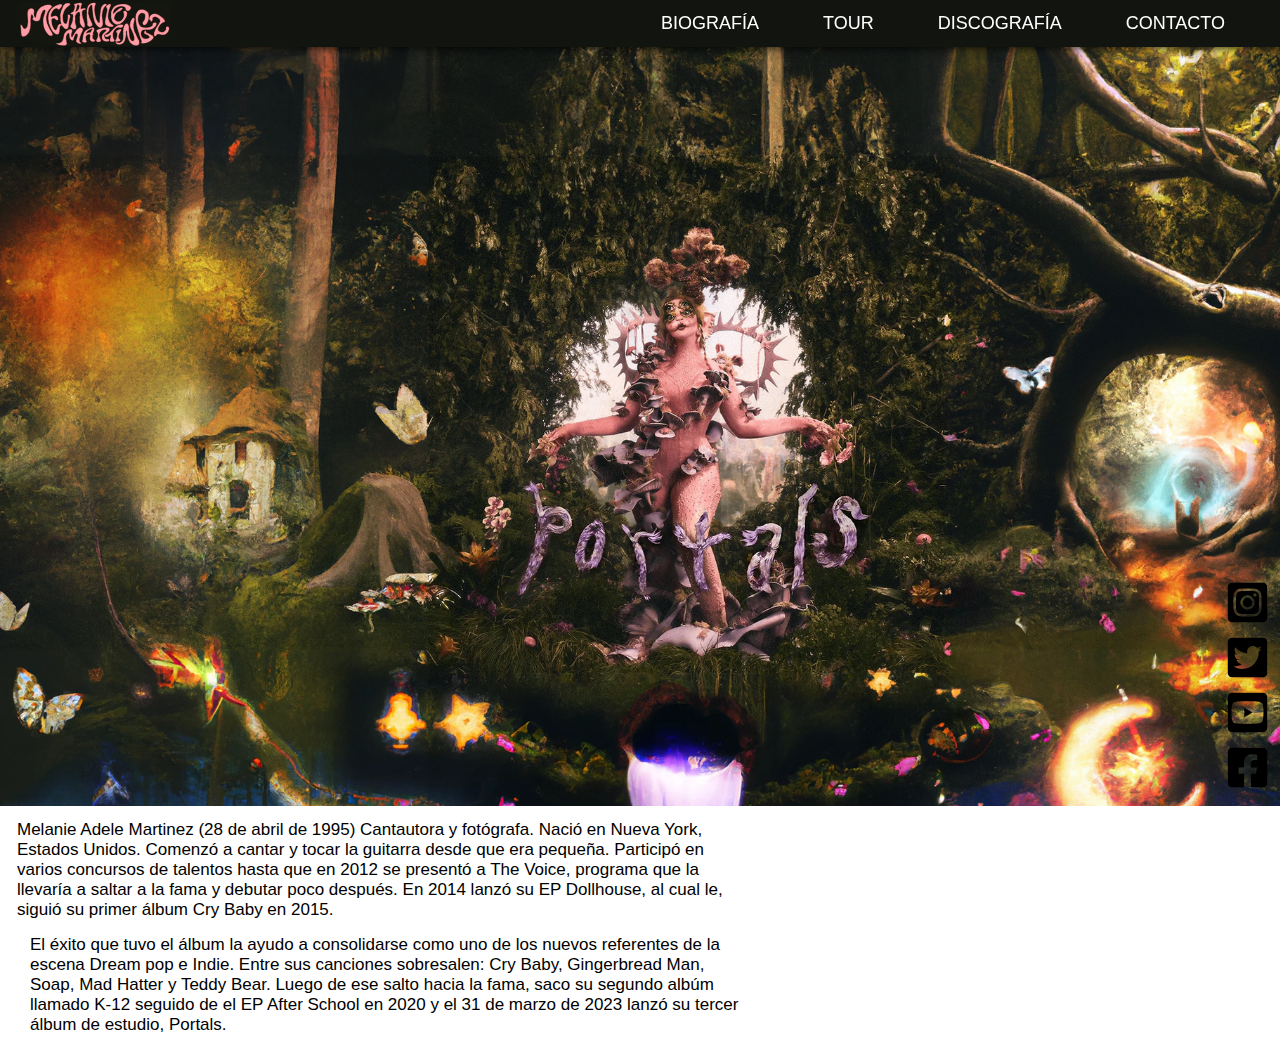
<file: index.html>
<!DOCTYPE html>
<html lang="en">
    <head>
        <meta charset="UTF-8">
        <meta http-equiv="X-UA-Compatible" content="IE=edge">
        <meta name="viewport" content="width=device-width, initial-scale=1.0">
        <link rel="stylesheet" href="css/style.css">
        <style></style>
        <title>Inicio</title>

    </head>
    <body>
            <header class="nav-index">
                <a href="#" class="logo">
                    <img src="/assets/img/Melanie_Martinez_Logo_2023.webp" alt="" href="index.html" >
                </a>
                <nav>
                    <ul>
                        <li><a href="pages/biografia.html">BIOGRAFÍA</a></li>

                        <li><a href="pages/tour.html">TOUR</a></li>
                        <li><a href="pages/discografia.html">DISCOGRAFÍA</a></li>
                        <li><a href="pages/contacto.html">CONTACTO</a></li>
                    </ul>
                </nav>
             </header>

        <main>
            <!--SECCION PRINCIPAL IMAGEN/POCA BIOGRAFIA-->
            <article class="fondo">
                <img src="./assets/img/portals2.webp" alt="portals">
            </article>

            <!--MINI BIOGRAFÍA-->
            <div class="parrafo-1">
                <p> Melanie Adele Martinez (28 de abril de 1995) Cantautora
                    y fotógrafa. Nació en Nueva York,<br> Estados Unidos. Comenzó
                    a cantar y tocar la guitarra desde que era pequeña. Participó 
                    en <br>varios concursos de talentos hasta que en 2012 se presentó 
                    a The Voice, programa que la<br> llevaría a saltar a la fama y debutar poco después. En 2014 lanzó su EP Dollhouse, al cual le,<br> siguió su primer álbum Cry Baby en 2015.
                </p>
            </div>

            <div class="parrafo-2">
                <p>
                    El éxito que tuvo el álbum la ayudo a consolidarse como uno de los nuevos referentes de la<br> escena Dream pop e Indie. Entre sus canciones sobresalen: Cry Baby, Gingerbread Man,<br> Soap, Mad Hatter y Teddy Bear. Luego de ese salto hacia la fama, saco su segundo albúm<br> llamado K-12 seguido de el EP After School en 2020 y el 31 de marzo de 2023 lanzó su tercer<br> álbum de estudio, Portals.
                </p>
    
            </div>
        </main>
    </body>

    <footer class="redes">
        <div>
            <ul>
                <li class="ig">
                    <a target="_blank" href="https://www.instagram.com/littlebodybigheart/">
                        <img src="./assets/icon/square-instagram.svg" alt="Intagram">
                    </a>
                </li>
                <li class="tw">
                    <a target="_blank" href="https://twitter.com/MelanieLBBH">
                        <img src="assets/icon/square-twitter.svg" alt="Twitter">
                    </a>
                </li>
                <li class="yt">
                    <a target="_blank" href="https://www.youtube.com/@MelanieMartinez">
                        <img src="assets/icon/square-youtube.svg" alt="Youtube">
                    </a>
                </li>
                <li class="fb">
                    <a target="_blank" href="https://www.facebook.com/search/top?q=melanie%20martinez">
                        <img src="assets/icon/square-facebook.svg" alt="Facebook">
                    </a>
                </li>
            </ul>
        </div>
     </footer>
</html>
</file>
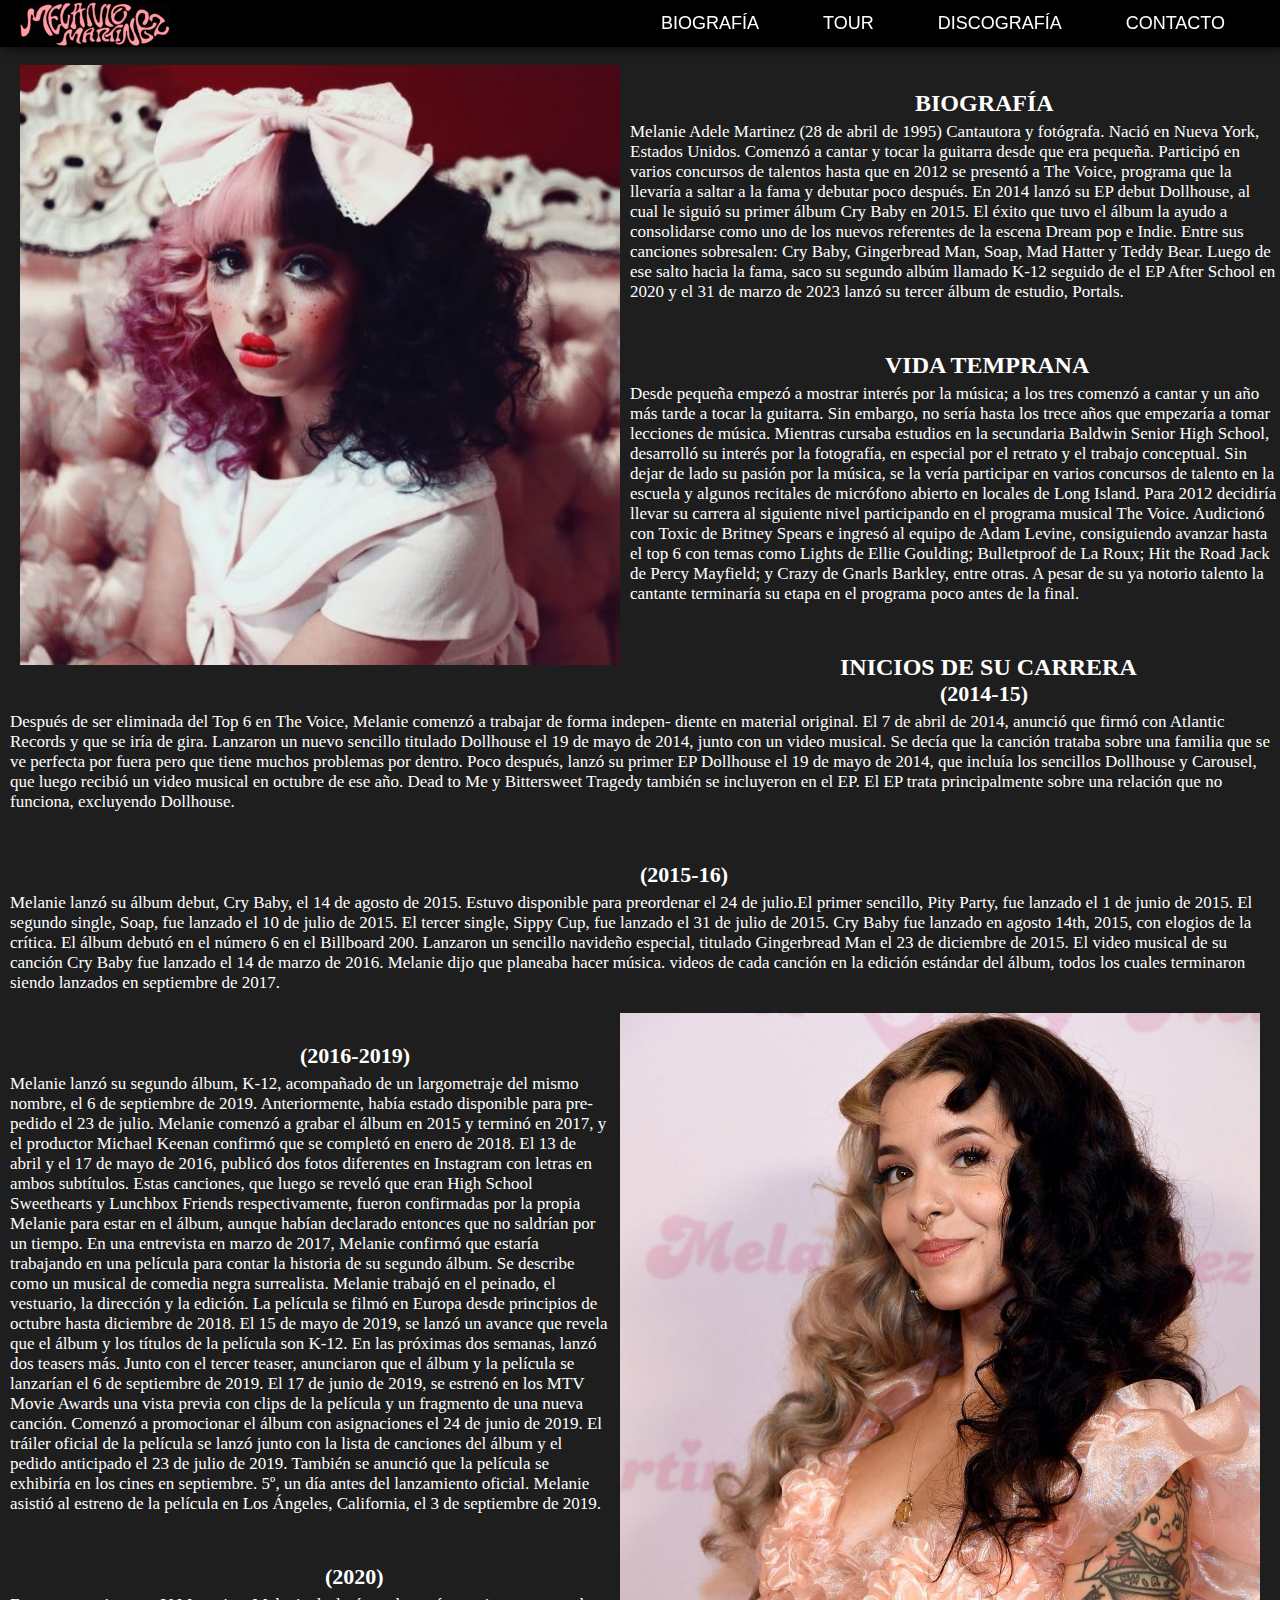
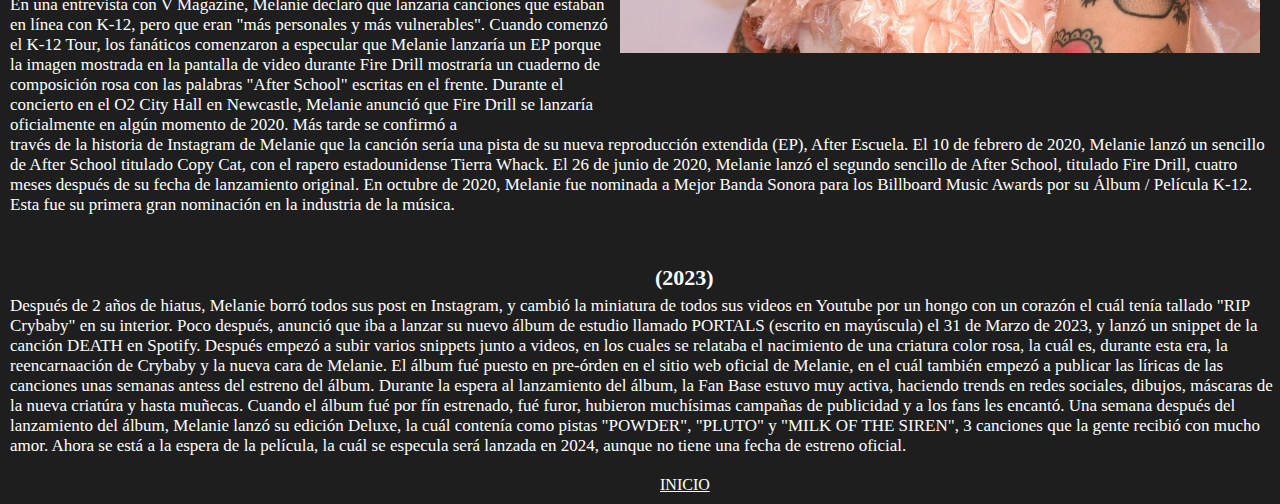
<file: pages/biografia.html>
<!DOCTYPE html>
<html lang="en">
<head>
    <meta charset="UTF-8">
    <meta http-equiv="X-UA-Compatible" content="IE=edge">
    <meta name="viewport" content="width=device-width, initial-scale=1.0">
    <link rel="stylesheet" href="../css/style.css">
    <title>Biografía</title>
</head>

<body class="sitio-biografia">

    <header class="nav-biografia">
        <a href="../index.html" class="logo">
            <img src="/assets/img/Melanie_Martinez_Logo_2023.webp" alt="" href="index.html" >
        </a>
        <nav>
            <ul>
                <li><a href="#">BIOGRAFÍA</a></li>
                <li><a href="./tour.html">TOUR</a></li>
                <li><a href="./discografia.html">DISCOGRAFÍA</a></li>
                <li><a href="./contacto.html">CONTACTO</a></li>
            </ul>
        </nav>
    </header>

    <main>
        <section class="parte1-biografia">
            <div>
                <img class="melanie-2015" src="../assets/img/melanie-2015.jpg" alt="melanie 2015">
            </div>
    
            <div>
                <!--APARTADO BIOGRAFIA-->
                <h1 class="titulo-biografia">BIOGRAFÍA</h1>
    
                <P class="biografia">Melanie Adele Martinez (28 de abril de 1995) Cantautora y fotógrafa. Nació en 
                    Nueva York, Estados Unidos. Comenzó a cantar y tocar la guitarra desde que era 
                    pequeña. Participó en varios concursos de talentos hasta que en 2012 se presentó
                    a The Voice, programa que la llevaría a saltar a la fama y debutar poco después. En 
                    2014 lanzó su EP debut Dollhouse, al cual le siguió su primer álbum Cry Baby en 
                    2015. El éxito que tuvo el álbum la ayudo a consolidarse como uno de los nuevos 
                    referentes de la escena Dream pop e Indie. Entre sus canciones sobresalen: Cry 
                    Baby, Gingerbread Man, Soap, Mad Hatter y Teddy Bear. Luego de ese salto hacia la fama, saco su segundo albúm llamado K-12 seguido de el EP After School en 2020 y el 31 de marzo de 2023 lanzó su tercer álbum de estudio, Portals.
                </P>
                
                <!--APARTADO VIDA TEMPRANA-->
                <h2 class="vida-temprana">VIDA TEMPRANA</h2>
                <p class="familia">Desde pequeña empezó a mostrar interés por la música; a los tres 
                    comenzó a cantar y un año más tarde a tocar la guitarra. Sin embargo, no sería 
                    hasta los trece años que  empezaría a tomar lecciones de música.
                    Mientras cursaba estudios en la secundaria Baldwin Senior High School, desarrolló 
                    su interés por la fotografía, en especial por el retrato y el trabajo conceptual. Sin dejar de lado su pasión por la música, se la vería participar en varios concursos de talento en la escuela y algunos recitales de micrófono abierto en locales de Long Island. Para 2012 decidiría llevar su carrera al siguiente nivel participando en el programa musical The Voice. 
                    Audicionó con Toxic de Britney Spears e ingresó al equipo de Adam Levine, consiguiendo avanzar hasta el top 6 con temas como Lights de Ellie Goulding; Bulletproof de La Roux; Hit the Road Jack de Percy Mayfield; y Crazy de Gnarls Barkley, entre otras.
                    A pesar de su ya notorio talento la cantante terminaría su etapa en el programa poco antes de la final.
                </p>

                <!--APARTADO INICIOS-->
                <h2 class="inicios">INICIOS DE SU CARRERA</h2>
                <h3 class="año-catorce">(2014-15)</h3>
            </div>
            
        </section>


        <!--APARTADO INICIOS-->
        <section>
            <p class="thevoice">
                Después de ser eliminada del Top 6 en The Voice, Melanie comenzó a trabajar de forma indepen- diente en material original. El 7 de abril de 2014, anunció que firmó con Atlantic Records y que se iría de gira. Lanzaron un nuevo sencillo titulado Dollhouse el 19 de mayo de 2014, junto con un video musical. Se decía que la canción trataba sobre una familia que se ve perfecta por fuera pero que tiene muchos problemas por dentro. Poco después, lanzó su primer EP Dollhouse el 19 de mayo de 2014, que incluía los sencillos Dollhouse y Carousel, que luego recibió un video musical en octubre de ese año. Dead to Me y Bittersweet Tragedy también se incluyeron en el EP. El EP trata principalmente sobre una relación que no funciona, excluyendo Dollhouse.
            </p>

            <h2 class="año-quince">(2015-16)</h2>
            <p class="debut"> 
                Melanie lanzó su álbum debut, Cry Baby, el 14 de agosto de 2015. Estuvo disponible para preordenar el 24 de julio.El primer sencillo, Pity Party, fue lanzado el 1 de junio de 2015. El segundo single, Soap, fue lanzado el 10 de julio de 2015. El tercer single, Sippy Cup, fue lanzado el 31 de julio de 2015. Cry Baby fue lanzado en agosto 14th, 2015, con elogios de la crítica. El álbum debutó en el número 6 en el Billboard 200. Lanzaron un sencillo navideño especial, titulado Gingerbread Man el 23 de diciembre de 2015. El video musical de su canción Cry Baby fue lanzado el 14 de marzo de 2016. Melanie dijo que planeaba hacer música. videos de cada canción en la edición estándar del álbum, todos los cuales terminaron siendo lanzados en septiembre de 2017.
            </p>
        </section>

        <section class="parte2-biografia">
            <div>
                <h2 class="año-dieciséis">(2016-2019)</h2>
            
            <p class="finales">
                Melanie lanzó su segundo álbum, K-12, acompañado de un largometraje del mismo nombre, el 6 de septiembre de 2019. Anteriormente, había estado disponible para pre-pedido el 23 de julio. Melanie comenzó a grabar el álbum en 2015 y terminó en 2017, y el productor Michael Keenan confirmó que se completó en enero de 2018. El 13 de abril y el 17 de mayo de 2016, publicó dos fotos diferentes en Instagram con letras en ambos subtítulos. Estas canciones, que luego se reveló que eran High School Sweethearts y Lunchbox Friends respectivamente, fueron confirmadas por la propia Melanie para estar en el álbum, aunque habían declarado entonces que no saldrían por un tiempo.
                En una entrevista en marzo de 2017, Melanie confirmó que estaría trabajando en una película para contar la historia de su segundo álbum. Se describe como un musical de comedia negra surrealista. Melanie trabajó en el peinado, el vestuario, la dirección y la edición. La película se filmó en Europa desde principios de octubre hasta diciembre de 2018.
                El 15 de mayo de 2019, se lanzó un avance que revela que el álbum y los títulos de la película son K-12. En las próximas dos semanas, lanzó dos teasers más. Junto con el tercer teaser, anunciaron que el álbum y la película se lanzarían el 6 de septiembre de 2019.
                El 17 de junio de 2019, se estrenó en los MTV Movie Awards una vista previa con clips de la película y un fragmento de una nueva canción. Comenzó a promocionar el álbum con asignaciones el 24 de junio de 2019. El tráiler oficial de la película se lanzó junto con la lista de canciones del álbum y el pedido anticipado el 23 de julio de 2019. También se anunció que la película se exhibiría en los cines en septiembre. 5º, un día antes del lanzamiento oficial. Melanie asistió al estreno de la película en Los Ángeles, California, el 3 de septiembre de 2019.
            </p>

            <h2 class="año-veinte">(2020)</h2>
            <p class="billboard">
                En una entrevista con V Magazine, Melanie declaró que lanzaría canciones que estaban en línea con K-12, pero que eran "más personales y más vulnerables".
                Cuando comenzó el K-12 Tour, los fanáticos comenzaron a especular que Melanie lanzaría un EP porque la imagen mostrada en la pantalla de video durante Fire Drill mostraría un cuaderno de composición rosa con las palabras "After School" escritas en el frente.
                Durante el concierto en el O2 City Hall en Newcastle, Melanie anunció que Fire Drill se lanzaría oficialmente en algún momento de 2020. Más tarde se confirmó a
            </p>
            </div>

            <div>
                <img class="melanie-2019" src="../assets/img/melanie-2019.jpg" alt="melanie 2019">
            </div>
        </section>


        <section>
            <p class="billboard-2">
                través de la historia de Instagram de Melanie que la canción sería una pista de su nueva reproducción extendida (EP), After Escuela. El 10 de febrero de 2020, Melanie lanzó un sencillo de After School titulado Copy Cat, con el rapero estadounidense Tierra Whack. El 26 de junio de 2020, Melanie lanzó el segundo sencillo de After School, titulado Fire Drill, cuatro meses después de su fecha de lanzamiento original. En octubre de 2020, Melanie fue nominada a Mejor Banda Sonora para los Billboard Music Awards por su Álbum / Película K-12. Esta fue su primera gran nominación en la industria de la música.
            </p>

            <h2 class="año-veintitres">(2023)</h2>
            <p class="albumportals">
                Después de 2 años de hiatus, Melanie borró todos sus post en Instagram, y cambió la miniatura de todos sus videos en Youtube por un hongo con un corazón el cuál tenía tallado "RIP Crybaby" en su interior. Poco después, anunció que iba a lanzar su nuevo álbum de estudio llamado PORTALS (escrito en mayúscula) el 31 de Marzo de 2023, y lanzó un snippet de la canción DEATH en Spotify. Después empezó a subir varios snippets junto a videos, en los cuales se relataba el nacimiento de una criatura color rosa, la cuál es, durante esta era, la reencarnaación de Crybaby y la nueva cara de Melanie. El álbum fué puesto en pre-órden en el sitio web oficial de Melanie, en el cuál también empezó a publicar las líricas de las canciones unas semanas antess del estreno del álbum. Durante la espera al lanzamiento del álbum, la Fan Base estuvo muy activa, haciendo trends en redes sociales, dibujos, máscaras de la nueva criatúra y hasta muñecas. Cuando el álbum fué por fín estrenado, fué furor, hubieron muchísimas campañas de publicidad y a los fans les encantó. Una semana después del lanzamiento del álbum, Melanie lanzó su edición Deluxe, la cuál contenía como pistas "POWDER", "PLUTO" y "MILK OF THE SIREN", 3 canciones que la gente recibió con mucho amor. Ahora se está a la espera de la película, la cuál se especula será lanzada en 2024, aunque no tiene una fecha de estreno oficial.
            </p>
        </section>
    </main>

    <footer class="footer-biografia">
        <ul>
            <li><a href="../index.html">INICIO</a></li>
        </ul>
    </footer>
</body>
</html>
</file>
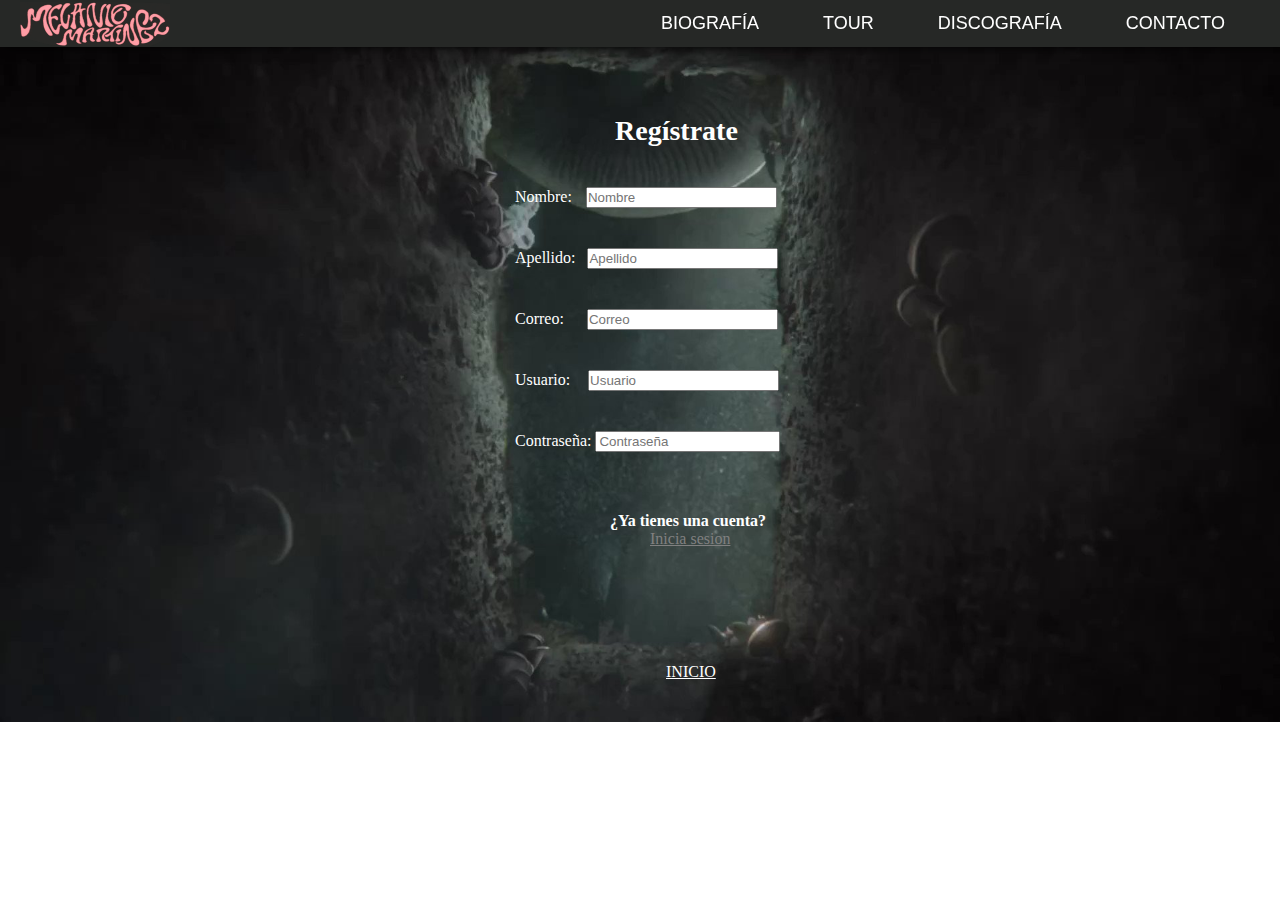
<file: pages/contacto.html>
<!DOCTYPE html>
<html lang="en">
<head>
    <meta charset="UTF-8">
    <meta http-equiv="X-UA-Compatible" content="IE=edge">
    <meta name="viewport" content="width=device-width, initial-scale=1.0">
    <link rel="stylesheet" href="../css/style.css">
    <title>Contacto</title>
</head>
<body class="pagina-contacto">
    
        <header class="nav-contacto">
            <a href="../index.html" class="logo">
                <img src="/assets/img/Melanie_Martinez_Logo_2023.webp" alt="" href="index.html" >
            </a>
            <nav>
                <ul>
                    <li><a href="./biografia.html">BIOGRAFÍA</a></li>
                    <li><a href="./tour.html">TOUR</a></li>
                    <li><a href="./discografia.html">DISCOGRAFÍA</a></li>
                    <li><a href="#">CONTACTO</a></li>
                </ul>
            </nav>
         </header>

    <main>

        <h1 class="registrate">Regístrate</h1>

         <!--FORMULARIO-->
        <div class="contenedor-de-forms">
            <form>  
                <div class="nombre">
                    <label for="nombre">Nombre:</label>
                    <input type="text" name="nombre" id="nombre" placeholder="Nombre"> <br>
                </div>

                <div class="apellido">
                    <label for="apellido">Apellido:</label>
                    <input type="text" name="apellido" id="apellido" placeholder="Apellido"> <br>
                </div>

                <div class="correo">
                    <label for="correo">Correo:</label>
                    <input type="email" name="correo" id="correo" placeholder="Correo"> <br>
                </div>

                <div class="usuario">
                    <label for="usuario">Usuario:</label>
                    <input type="text" name="usuario" id="usuario" placeholder="Usuario"> <br>
                </div>

                <div class="contraseña">
                    <label for="contraseña">Contraseña:</label>
                    <input type="text" name="contraseña" id="contraseña" placeholder="Contraseña">
                </div>
            </form>
        </div>

        <div>
            <h4 class="registrado">¿Ya tienes una cuenta?</h4>
        </div>

        <a class="inicia-sesion" href="./contacto.html">Inicia sesion</a>

    </main>

    <footer class="footer-contacto">
        <ul>
            <li><a href="../index.html">INICIO</a></li>
        </ul>
    </footer>
</body>
</html>
</file>
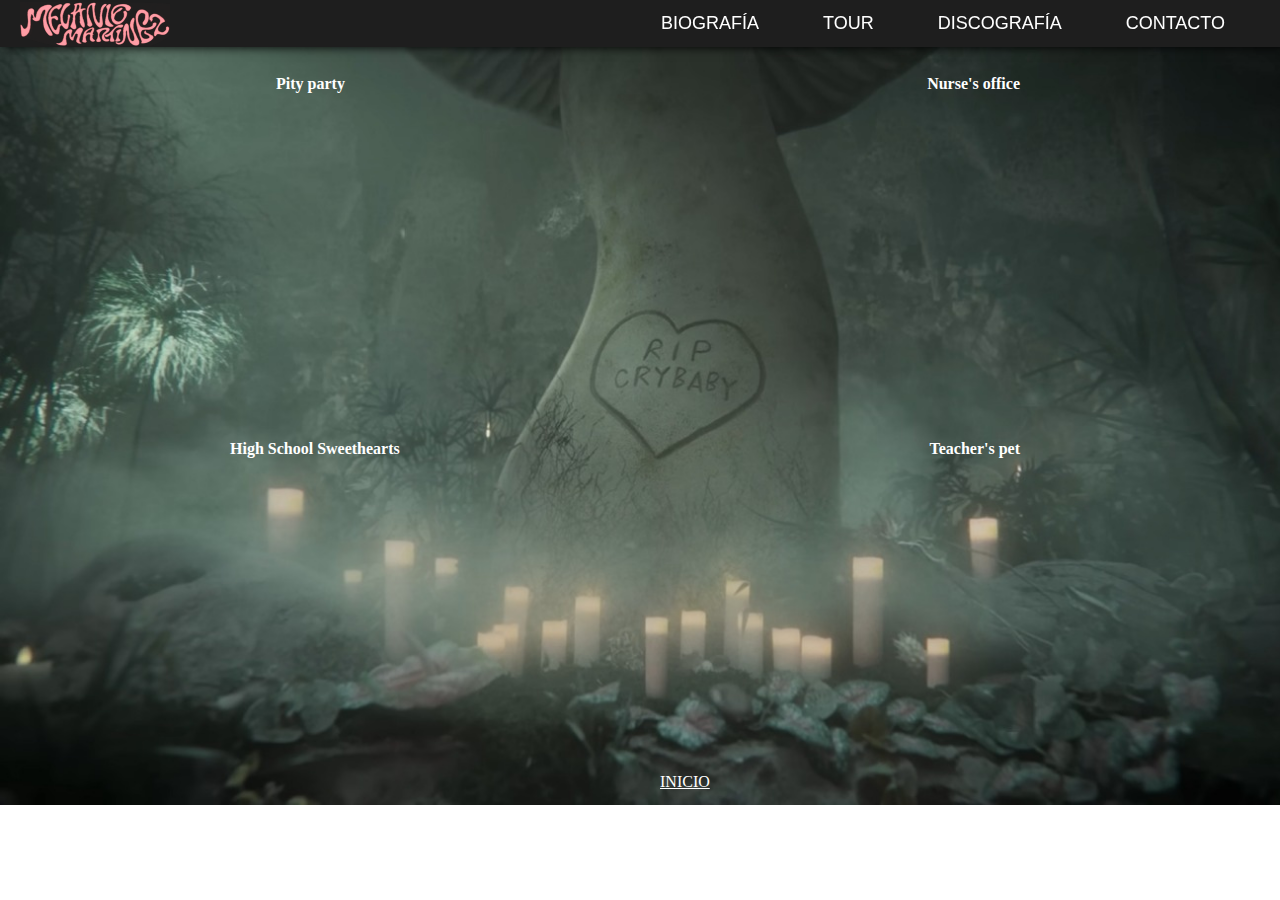
<file: pages/discografia.html>
<!DOCTYPE html>
<html lang="en">
<head>
    <meta charset="UTF-8">
    <meta http-equiv="X-UA-Compatible" content="IE=edge">
    <meta name="viewport" content="width=device-width, initial-scale=1.0">
    <link rel="stylesheet" href="../css/style.css">
    <title>Discografía</title>
</head>
<body class="pagina-discografia">

    <header class="nav-discografia">
        <a href="../index.html" class="logo">
            <img src="/assets/img/Melanie_Martinez_Logo_2023.webp" alt="" href="index.html" >
        </a>
        <nav>
            <ul>
                <li><a href="./biografia.html">BIOGRAFÍA</a></li>
                <li><a href="./tour.html">TOUR</a></li>
                <li><a href="#">DISCOGRAFÍA</a></li>
                <li><a href="./contacto.html">CONTACTO</a></li>
            </ul>
        </nav>
     </header>

     <main>
        <section>
            <img class="fondo-discografia" width= "1349px" src="../assets/img/fondo-discografia.jpeg" alt="death melanie">
        </section>

        <section>
            <h5 class="cancion1">Pity party</h5>
            <div class="pity-party">
                <iframe width="530" height="310" src="https://www.youtube.com/embed/6bAPlojfgO0" title="YouTube video player" frameborder="0" allow="accelerometer; autoplay; clipboard-write; encrypted-media; gyroscope; picture-in-picture; web-share" allowfullscreen></iframe>
            </div>
        </section>

        <section>
            <h5 class="cancion2">Nurse's office</h5>
            <div class="nurces-office">
                <iframe width="530" height="310" src="https://www.youtube.com/embed/R2YM5zSapNg" title="YouTube video player" frameborder="0" allow="accelerometer; autoplay; clipboard-write; encrypted-media; gyroscope; picture-in-picture; web-share" allowfullscreen></iframe>
            </div>
        </section>

        <section>
            <h5 class="cancion3">High School Sweethearts</h5>
            <div class="highschool">
                <iframe width="530" height="310" src="https://www.youtube.com/embed/dn5rSbHGsHY" title="YouTube video player" frameborder="0" allow="accelerometer; autoplay; clipboard-write; encrypted-media; gyroscope; picture-in-picture; web-share" allowfullscreen></iframe>
            </div>
        </section>

        <section>
            <h5 class="cancion4">Teacher's pet</h5>
            <div class="teachers-pet">
                <iframe width="530" height="310" src="https://www.youtube.com/embed/0kgIJ85whKw" title="YouTube video player" frameborder="0" allow="accelerometer; autoplay; clipboard-write; encrypted-media; gyroscope; picture-in-picture; web-share" allowfullscreen></iframe>
            </div>
        </section>
     </main>

     <footer class="footer-discografia">
        <ul>
            <li><a href="../index.html">INICIO</a></li>
        </ul>
     </footer>
</body>
</html>
</file>
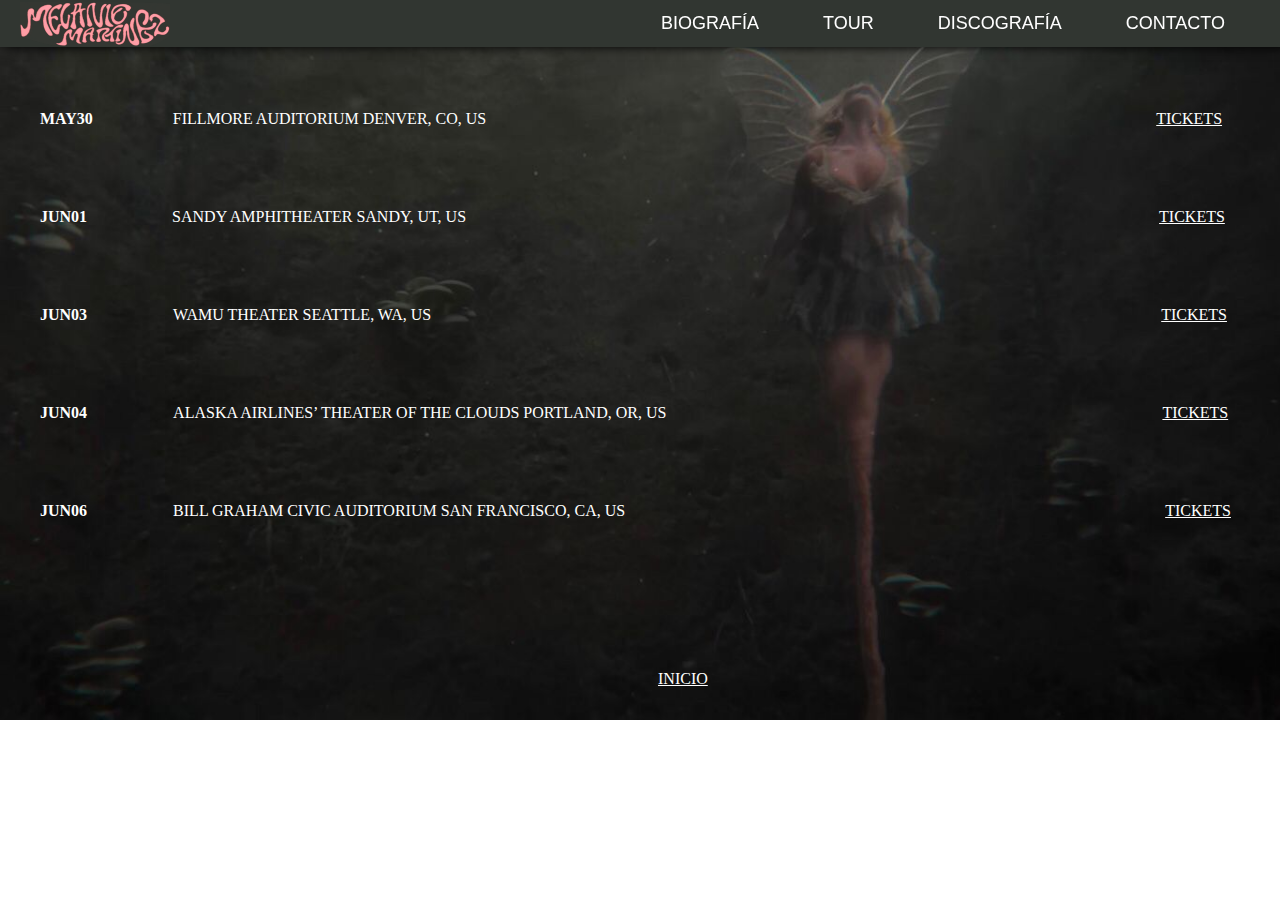
<file: pages/tour.html>
<!DOCTYPE html>
<html lang="en">
<head>
    <meta charset="UTF-8">
    <meta http-equiv="X-UA-Compatible" content="IE=edge">
    <meta name="viewport" content="width=device-width, initial-scale=1.0">
    <link rel="stylesheet" href="../css/style.css">
    <title>Tour</title>
</head>
<body class="pagina-tour">

    <header class="nav-tour">
        <a href="../index.html" class="logo">
                    <img src="/assets/img/Melanie_Martinez_Logo_2023.webp" alt="" href="index.html" >
                </a>
        <nav>
            <ul>
                <li><a href="./biografia.html">BIOGRAFÍA</a></li>
                <li><a href="#">TOUR</a></li>
                <li><a href="./discografia.html">DISCOGRAFÍA</a></li>
                <li><a href="./contacto.html">CONTACTO</a></li>
            </ul>
        </nav>
    </header>

    <main class="main-tour">

        <div>
            <h4 class="mayo">MAY30</h4>

            <p class="primertour">
                FILLMORE AUDITORIUM
                DENVER, CO, US
            </p>

            <a class="link1 linktour" target="_blank" href="https://concerts.livenation.com/event/1E005E7EF3255666?fg=ppl5&f_ras_manifest_attributes=true&REFERRAL_ID=tmfeedbuyat1234554&utm_medium=affiliate&clickid=WeZ11kXQ6xyNWE:z1IS2VR1CUkAV07VPWyOH2A0&ircid=4272&camefrom=CFC_BUYAT_1234554&impradid=1234554&impradname=Songkick&f_tmol_prefix=true&irgwc=1&wt.mc_id=aff_BUYAT_1234554&utm_source=1234554-Songkick">TICKETS</a>
        </div>

        <div>
            <h4 class="junio1">JUN01</h4>
            
            <p class="segundotour">SANDY AMPHITHEATER
                SANDY, UT, US
            </p>
            
            <a class="link2 linktour" target="_blank" href="https://www.ticketmaster.com/event/1E005E768DE61663?irgwc=1&clickid=WeZ11kXQ6xyNWE%3Az1IS2VR1CUkAV07TeWyOH2A0&camefrom=CFC_BUYAT_1234554&impradid=1234554&REFERRAL_ID=tmfeedbuyat1234554&wt.mc_id=aff_BUYAT_1234554&utm_source=1234554-Songkick&impradname=Songkick&utm_medium=affiliate&ircid=4272">TICKETS</a>
        </div>

       <div>
            <h4 class="junio2">JUN03</h4>
            
            <p class="tercertour">
                WAMU THEATER SEATTLE, WA, US
            </p>

        <a class="link3 linktour" target="_blank" href="https://www.ticketmaster.com/event/0F005E7EC000446C?irgwc=1&clickid=WeZ11kXQ6xyNWE%3Az1IS2VR1CUkAV07WuWyOH2A0&camefrom=CFC_BUYAT_1234554&impradid=1234554&REFERRAL_ID=tmfeedbuyat1234554&wt.mc_id=aff_BUYAT_1234554&utm_source=1234554-Songkick&impradname=Songkick&utm_medium=affiliate&ircid=4272">TICKETS</a>
       </div>

        <div>
            <h4 class="junio3">JUN04</h4>
            
            <p class="cuartotour">ALASKA AIRLINES’ THEATER OF THE CLOUDS
                PORTLAND, OR, US
            </p>
            
            <a class="link4 linktour" target="_blank" href="https://www.ticketmaster.com/event/0F005E7ED7CF5008?irgwc=1&clickid=WeZ11kXQ6xyNWE%3Az1IS2VR1CUkAV07xWWyOH2A0&camefrom=CFC_BUYAT_1234554&impradid=1234554&REFERRAL_ID=tmfeedbuyat1234554&wt.mc_id=aff_BUYAT_1234554&utm_source=1234554-Songkick&impradname=Songkick&utm_medium=affiliate&ircid=4272">TICKETS</a>
        </div>

        <div>
            <h4 class="junio4">JUN06</h4>
            
            <p class="quintotour">BILL GRAHAM CIVIC AUDITORIUM
                SAN FRANCISCO, CA, US
            </p>

            
            <a class="link5 linktour" target="_blank" href="https://www.ticketmaster.com/event/1C005E7FD1355B25?irgwc=1&clickid=WeZ11kXQ6xyNWE%3Az1IS2VR1CUkF0ga2vdWkh0Y0&camefrom=CFC_BUYAT_1234554&impradid=1234554&REFERRAL_ID=tmfeedbuyat1234554&wt.mc_id=aff_BUYAT_1234554&utm_source=1234554-Songkick&impradname=Songkick&utm_medium=affiliate&ircid=4272">TICKETS</a>
        </div>
    </main>

     <footer class="footertour">
        <ul>
            <li><a href="../index.html">INICIO</a></li>
        </ul>
     </footer>
</body>
</html>
</file>
<file: css/style.css>
*{
    margin: 0;
    list-style: none;

}

header{
    display: flex;
    height: 47px;
    width: 100%;
    justify-content: space-between;
    align-items: center;
    position: fixed;
    z-index: 100;
    box-shadow: 5px 0 10px black;
}



.logo{
    display: flex;
    align-items: center;
}

.logo img{
    width: 150px;
    padding-left: 20px;
}

nav a:hover{
    color: pink;
    transition: .3s;
}

header nav ul li{
    display: inline-block;
    padding: 5px;
    margin-right: 50px;
}

header nav ul li a{
    text-decoration: none;
    color: white;
    font-family: 'Gill Sans', 'Gill Sans MT', Calibri, 'Trebuchet MS', sans-serif;
    font-size: 18px;
    
}

.nav-index {
    background-color: rgb(18, 21, 15);
    
}

.nav-biografia{
    background-color: black;
}

.nav-tour{
    background-color: rgb(49, 54, 49);
}

.nav-discografia{
    background-color: rgb(30, 30, 30);
}

.nav-contacto{
    background-color: rgb(38, 40, 38);
}

.fondo img{
    width: 1349px;
    margin-top: 47px;
}

.fondo-discografia{
    margin-top: 47px;
}

.blanco h5{
    font-size: px;
    color: white;
}
.blanco{
    background-color: white;
}

.parrafo-1{
    display: inline-block;
    font-size: 17px;
    font-family: 'Gill Sans', 'Gill Sans MT', Calibri, 'Trebuchet MS', sans-serif;
    margin: 10px 17px 5px;
}

.parrafo-2{
    display: inline-block;
    font-size: 17px;
    font-family: 'Gill Sans', 'Gill Sans MT', Calibri, 'Trebuchet MS', sans-serif;
    margin: 10px 5px 5px 30px;
}

.pagina-tour{
    background-image: url(../assets/img/melanie-fondo-tour.jpg);
    background-repeat: no-repeat;
    background-size: cover;
}

.pagina-contacto{
    background-image: url(../assets/img/fondo-contacto.jpg);
    background-repeat: no-repeat;
    background-size: cover;
}

.contenedor-de-forms{
    color: white;
    width: 1000px;
    height: 500px 0px;
    margin: 0 auto;
}

.contenedor-de-forms form .nombre{
    margin: 40px 0px 0px 375px;
}

.nombre input{
    padding: 1px 10px 1px 0px;
    margin: 0px 0px 0px 10px;
}

.contenedor-de-forms form .apellido{
    margin: 40px 0px 0px 375px;
}

.apellido input{
    padding: 1px 10px 1px 0px;
    margin: 0px 0px 0px 8px;
}

.contenedor-de-forms form .correo{
    margin: 40px 0px 0px 375px;
}

.correo input{
    padding: 1px 10px 1px 0px;
    margin: 0px 0px 0px 19px;
}

.contenedor-de-forms form .usuario{
    margin: 40px 0px 0px 375px;
}

.usuario input{
    padding: 1px 10px 1px 0px;
    margin: 0px 0px 0px 14px;
}

.contenedor-de-forms form .contraseña{
    margin: 40px 0px 0px 375px;
}

.registrate{
    padding: 115px 0px 0px 615px;
    color: white;
    font-size: 28px;
}

.registrado{
    color: white;
    padding: 60px 0px 0px 610px;
}

.inicia-sesion{
    color: grey;
    padding: 0px 0px 0px 650px;
}

.footer-contacto{
    padding: 115px 0px 0px 626px;
}

.footer-contacto ul li a{
    color: white;
}

.redes div ul li img{
    width: 45px;
    height: 45px;
}

.ig{
    position: absolute;
    top: 580px;
    right: 10px;
}

.tw{
    position: absolute;
    top: 635px;
    right: 10px;
}

.yt{
    position: absolute;
    top: 690px;
    right: 10px;
}

.fb{
    position: absolute;
    top: 745px;
    right: 10px;
}

section{
    color: white;
    font-size: 14px;
}



.pity-party{
    position: absolute;
    top: 95px;
    left: 45px;
}

.highschool{
    position: absolute;
    top: 460px;
    left: 45px;
}

.nurces-office{
    position: absolute;
    top: 95px;
    right: 50px;
}

.teachers-pet{
    position: absolute;
    top: 460px;
    right: 50px;
}

.cancion1{
    font-size: 16px;
    position:  absolute;
    top: 75px;
    left: 276px;
}

.cancion3{
    font-size: 16px;
    position:  absolute;
    top: 440px;
    left: 230px;
}

.cancion2{
    font-size: 16px;
    position:  absolute;
    top: 75px;
    right: 260px;
}

.cancion4{
    font-size: 16px;
    position:  absolute;
    top: 440px;
    right: 260px;
}

.footer-discografia{
    position: absolute;
    top: 773px;
    left: 620px;
}

.footer-discografia ul li a{
    color: white;
}





.sitio-biografia{
    background-color: rgb(30 30 30);
}

.parte1-biografia{
    display: flex;
}

.melanie-2015{
    width: 600px;
    padding-left: 20px;
    padding-top: 65px;
}

.titulo-biografia{
    display: flex;
    color: white;
    font-size: 24px;
    padding: 90px 0px 0px 295px;
}

.biografia{
    color: white;
    text-align: left;
    font-size: 17px;
    padding: 5px 0px 0px 10px;
}

.vida-temprana{
    font-size: 24px;
    padding: 50px 0px 0px 265px; 
}

.familia{
    font-size: 17px;
    padding: 5px 0px 0px 10px;
}

.inicios{
    font-size: 24px;
    padding: 50px 0px 0px 220px;
}

.año-catorce{
    font-size: 22px;
    padding: 0px 0px 0px 320px;
}

.thevoice{
    font-size: 17px;
    padding: 5px 0px 0px 10px;
}

.año-quince{
    font-size: 22px;
    padding: 50px 0px 0px 640px;
}

.debut{
    font-size: 17px;
    text-align: left;
    padding: 5px 0px 0px 10px;
}

.parte2-biografia{
    display: flex;
}

.año-dieciséis{
    text-align: left;
    font-size: 22px;
    padding: 50px 0px 0px 300px;
}

.finales{
    font-size: 17px;
    padding: 5px 10px 0px 10px;
}

.melanie-2019{
    width: 640px;
    padding: 20px 20px 0px 0px;
}

.año-veinte{
    font-size: 22px;
    padding: 50px 0px 0px 325px;
}

.billboard{
    font-size: 17px;
    padding: 5px 10px 0px 10px;
}

.billboard-2{
    font-size: 17px;
    padding: 0px 3px 0px 10px;
}

.año-veintitres{
    font-size: 22px;
    padding: 50px 0px 0px 655px;
}

.albumportals{
    font-size: 17px;
    padding: 5px 5px 0px 10px;
}

.footer-biografia ul li{
    padding: 20px 0px 10px 620px;
}

.main-tour div{
    display: flex;
    color: white;
}

.linktour{
    color: white;
}

.mayo{
    padding-top: 110px;
    padding-left: 40px;
}

.primertour{
    padding-top: 110px;
    padding-left: 80px;
}

.link1{
    padding-top: 110px;
    padding-left: 670px;
}

.junio1{
    padding-top: 80px;
    padding-left: 40px;
}

.segundotour{
    padding-top: 80px;
    padding-left: 85px;
}

.link2{
    padding-top: 80px;
    padding-left: 693px;
}

.junio2{
    padding-top: 80px;
    padding-left: 40px;
}

.tercertour{
    padding-top: 80px;
    padding-left: 86px;
}

.link3{
    padding-top: 80px;
    padding-left: 730px;
}

.junio3{
    padding-top: 80px;
    padding-left: 40px;
}

.cuartotour{
    padding-top: 80px;
    padding-left: 86px;
}

.link4{
    padding-top: 80px;
    padding-left: 496px;
}

.junio4{
    padding-top: 80px;
    padding-left: 40px;
}

.quintotour{
    padding-top: 80px;
    padding-left: 86px;
}

.link5{
    padding-top: 80px;
    padding-left: 540px;
}

.footertour{
    padding: 150px 0px 0px 618px;
}

footer ul li a{
    color: white;
}

footer ul li a:hover{
    color: pink;
    transition: .3s;

}


@media (max-width: 400px){
    .parte1-biografia{
        display: flex;
        flex-direction: column;
    }

    .melanie-2015{
        width: 700px;
        padding: 105px 0px 0px 45px;
    }

    .titulo-biografia{
        font-size: 50px;
        padding: 60px 0px 0px 250px;
    }

    .biografia{
        font-size: 37px;
        padding: 10px 0px 0px 20px;
        width: 750px;
        text-align: center;
    }

    .vida-temprana{
        font-size: 50px;
        padding: 70px 0px 0px 190px;
        width: 450px;
    }

    .familia{
        font-size: 37px;
        padding: 10px 0px 0px 20px;
        width: 750px;
        text-align: center;
    }

    .inicios{
        font-size: 50px;
        padding: 70px 0px 0px 85px;
        width: 650px;
    }

    .año-catorce{
        font-size: 48px;
        padding: 0px 0px 0px 300px;
        width: 250px;
    }

    .thevoice{
        font-size: 37px;
        text-align: center;
        padding: 10px 0px 0px 20px;
        width: 750px;
    }

    .año-quince{
        font-size: 48px;
        padding: 50px 0px 0px 300px;
        width: 250px;
    }

    .debut{
        font-size: 37px;
        text-align: center;
        padding: 10px 0px 0px 20px;
        width: 750px;
    }

    .parte2-biografia{
        display: flex;
        flex-direction: column;
    }

    .año-dieciséis{
        font-size: 48px;
        padding: 50px 0px 0px 275px;
        width: 300px;
    }

    .finales{
        font-size: 37px;
        padding: 10px 0px 0px 15px;
        text-align: center;
        width: 760px;
    }

    .año-veinte{
        font-size: 48px;
        padding: 50px 0px 0px 330px;
    }

    .billboard{
        font-size: 37px;
        padding: 10px 0px 0px 10px;
        width: 770px;
        text-align: center;
    }

    .melanie-2019{
        width: 700px;
        padding: 10px 0px 10px 45px;
    }  

    .billboard-2{
        font-size: 37px;
        padding: 0px 0px 0px 20px;
        text-align: center;
        width: 750px;
    }

    .año-veintitres{
        font-size: 48px;
        padding: 50px 0px 0px 330px;
    }

    .albumportals{
        font-size: 37px;
        padding: 10px 0px 0px 15px;
        text-align: center;
        width: 750px;
    }

    .footer-biografia ul li{
        font-size: 35px;
        color: white;
        padding: 30px 0px 15px 295px;
    }

    header nav ul li a{
        font-size: 31px;
        padding-left: 30px;
    }
  
    header{
        height: 70px;
    }

    .main-tour div{
        display: flex;
        flex-direction: column;
        color: white;
    }

    mayo{
        font-size: 29px;
        padding-top: 150px;
        padding-left: 300px;
    }
    
    .primertour{
        font-size: 25px;
        padding-top: 110px;
        padding-left: 80px;
    }
    
    .link1{
        padding-top: 110px;
        padding-left: 670px;
    }
    
    .junio1{
        font-size: 29px;
        padding-top: 80px;
        padding-left: 40px;
    }
    
    .segundotour{
        font-size: 25px;
        padding-top: 80px;
        padding-left: 85px;
    }
    
    .link2{
        padding-top: 80px;
        padding-left: 693px;
    }
    
    .junio2{
        font-size: 29px;
        padding-top: 80px;
        padding-left: 40px;
    }
    
    .tercertour{
        font-size: 25px;
        padding-top: 80px;
        padding-left: 86px;
    }
    
    .link3{
        padding-top: 80px;
        padding-left: 730px;
    }
    
    .junio3{
        font-size: 29px;
        padding-top: 80px;
        padding-left: 40px;
    }
    
    .cuartotour{
        font-size: 25px;
        padding-top: 80px;
        padding-left: 86px;
    }
    
    .link4{
        padding-top: 80px;
        padding-left: 496px;
    }
    
    .junio4{
        font-size: 29px;
        padding-top: 80px;
        padding-left: 40px;
    }
    
    .quintotour{
        font-size: 25px;
        padding-top: 80px;
        padding-left: 86px;
    }
    
    .link5{
        padding-top: 80px;
        padding-left: 540px;
    }

    .footertour{
        padding-left: 20px;
    }
    
    .linktour{
        padding-left: 20px;
    }
}
</file>
